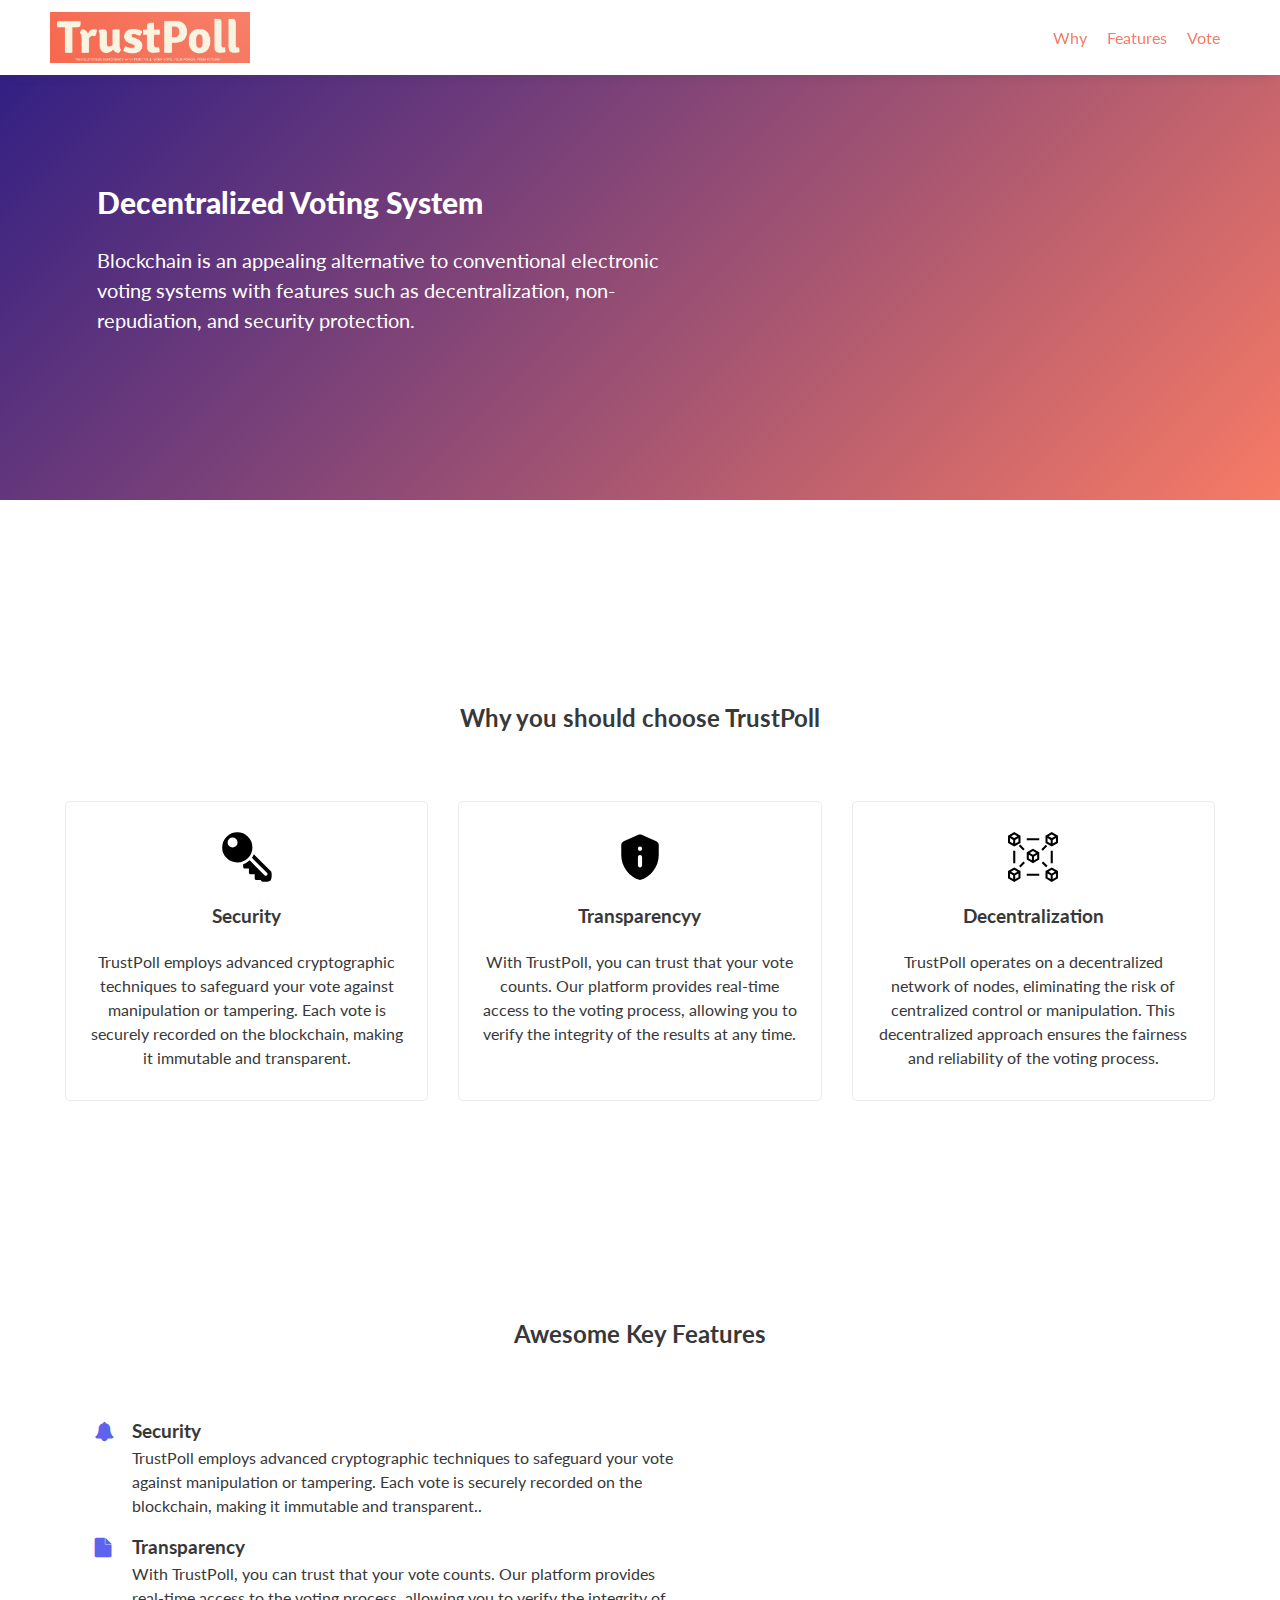
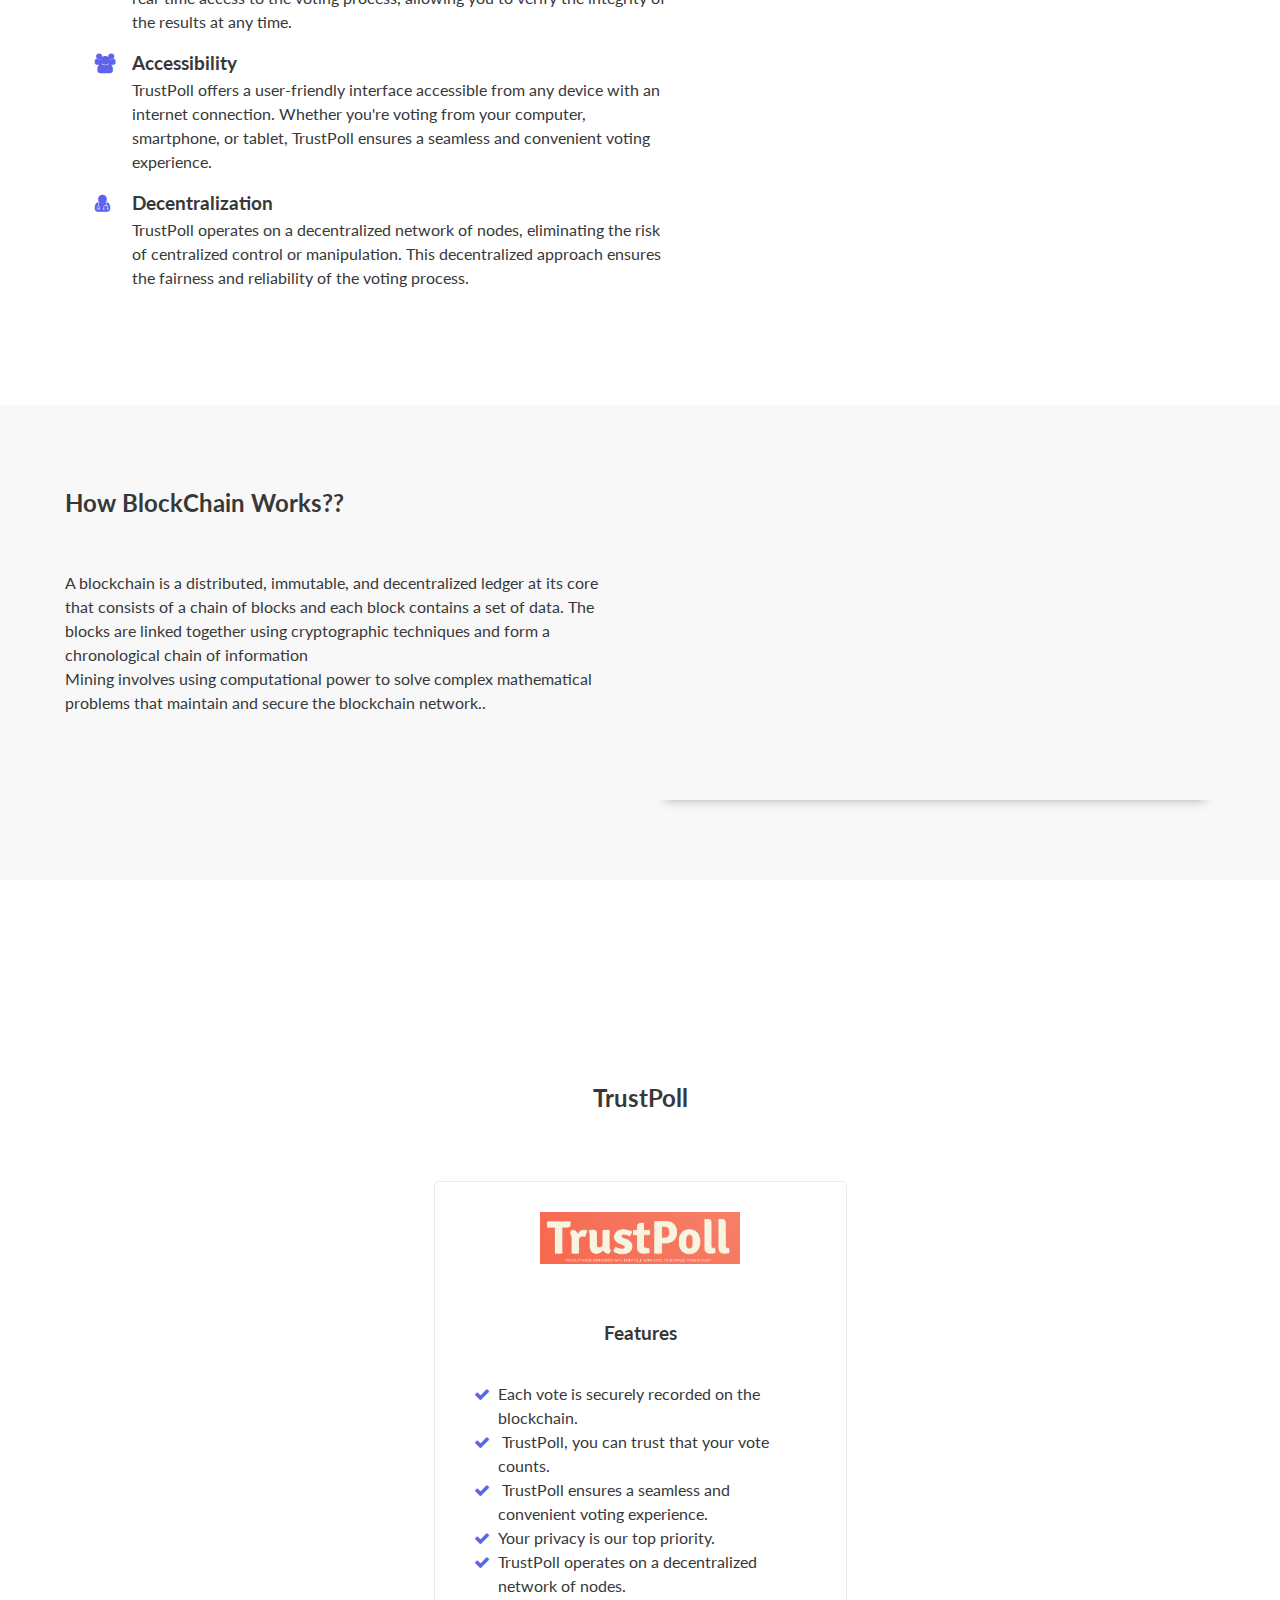
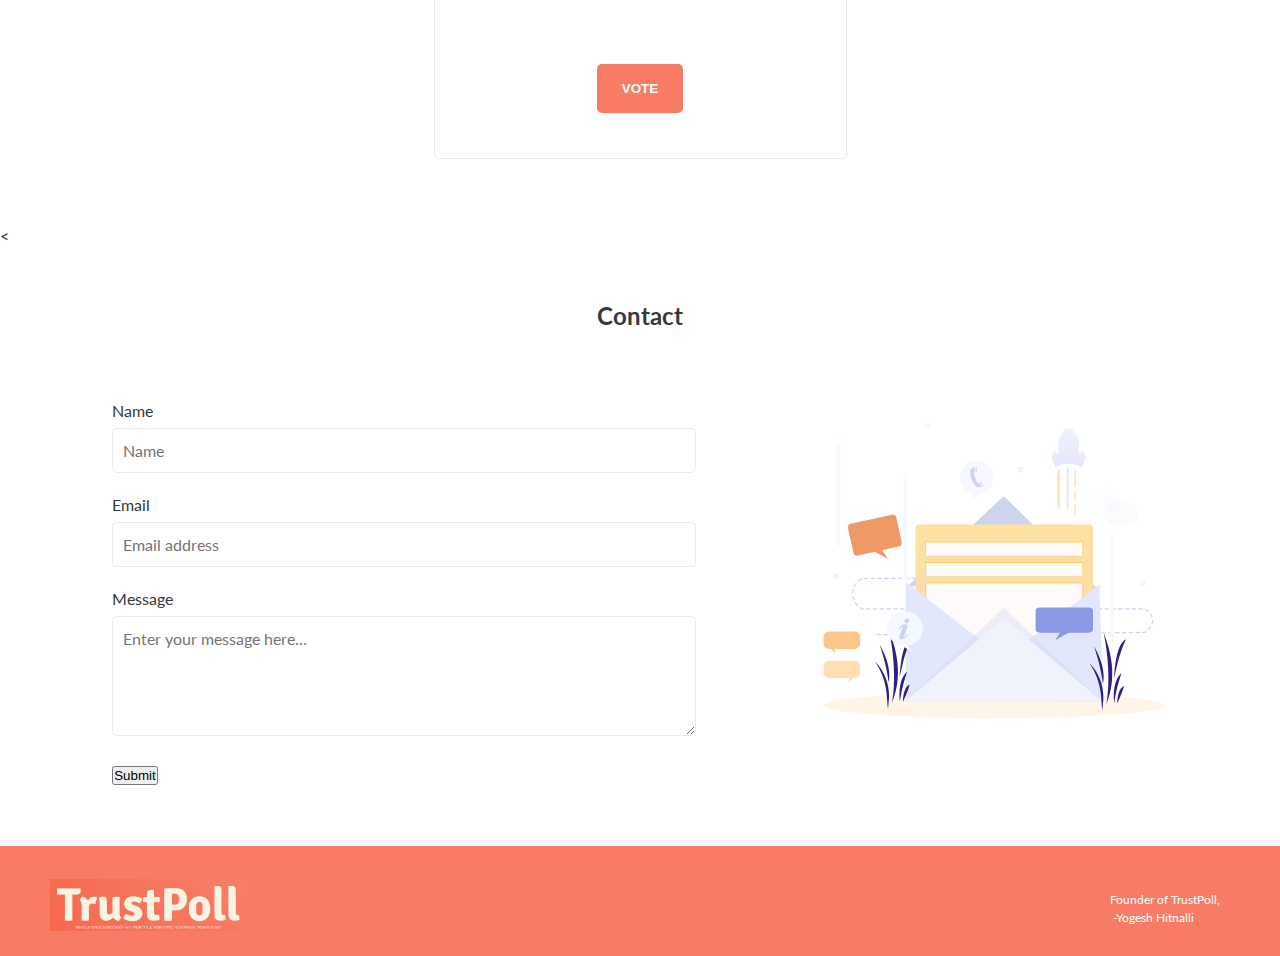
<file: product_landing.html>
<!DOCTYPE html>
<html lang="en">
  
<head>
  <link rel="stylesheet" type="text/css" href="product.css">
  <link rel="stylesheet" href="https://maxcdn.bootstrapcdn.com/font-awesome/4.5.0/css/font-awesome.min.css">
  <meta name="viewport" content="width=device-width, initial-scale=1">
  <meta name="description" content="A product landing page for a medication reminder app created for the FreeCodeCamp's Responsive Web Design Certification.">
  <title>TrustPoll Website </title>
</head>

<body>

<header id="header">
  <div class="logo">
    <img class="logo-img" id="header-img" src="aa.png" alt="Remedi logo" />
  </div>

  <nav id="nav-bar">
    <ul>
      <li><a class="nav-link" href="#why">Why</a></li>
      <li><a class="nav-link" href="#features">Features</a></li>
      <li><a class="nav-link" href="#download">Vote</a></li>
    </ul>
  </nav>
</header>

<main>
  <section id="hero">
    <div class="grid">
      <div class="column-60">
        <h1>Decentralized Voting System</h1>
        <p id="description">Blockchain is an appealing alternative to conventional electronic voting systems with features such as decentralization, non-repudiation, and security protection.</p>
        
      </div>
      <!-- <div class="column-40">
         <div class="image-div">
          <img id="hero-img" src="Icon.png" alt="Remedi mobile app" width="270" height="497">
        </div>
      </div>
    </div> -->

  </section>

  <section id="why">
    <h2>Why you should choose TrustPoll</h2>
    <div class="container">
      <div class="card">
        <div class="icon">
          <img src="images/easyToUse.svg" alt="easy to use icon" width="200">
        </div>
        <div class="desc">
          <h3>Security</h3>
          <p>TrustPoll employs advanced cryptographic techniques to safeguard your vote against manipulation or tampering. Each vote is securely recorded on the blockchain, making it immutable and transparent.
          </p>
        </div>
      </div>

      <div class="card">
        <div class="icon">
          <img src="images/dataPrivacy.svg" alt="data privacy icon" width="200" >
        </div>
        <div class="desc">
          <h3>Transparencyy</h3>
          <p>With TrustPoll, you can trust that your vote counts. Our platform provides real-time access to the voting process, allowing you to verify the integrity of the results at any time.
          </p>
        </div>
      </div>

      <div class="card">
        <div class="icon" >
          <img src="images/research.svg" alt="data privacy icon" width="200" >
        </div>
        <div class="desc">
          <h3>Decentralization</h3>
          <p>TrustPoll operates on a decentralized network of nodes, eliminating the risk of centralized control or manipulation. This decentralized approach ensures the fairness and reliability of the voting process.
          </p>
        </div>
      </div>

    </div>
  </section>

  <section id="features">
    <h2>Awesome Key Features</h2>
    <div class="grid">
      <div class="column-40">
        <div class="image-div">
          <!-- <img src="Icon.png" alt="Remedi mobile app" width="270" height="497"> -->
        </div>
      </div>

      <div class="column-60">
        <ol>
          <li>
            <h3 id="pills">Security</h3>
            <p>TrustPoll employs advanced cryptographic techniques to safeguard your vote against manipulation or tampering. Each vote is securely recorded on the blockchain, making it immutable and transparent..</p>
          </li>
          <li>
            <h3 id="med-report">Transparency</h3>
            <p>With TrustPoll, you can trust that your vote counts. Our platform provides real-time access to the voting process, allowing you to verify the integrity of the results at any time.</p>
          </li>
          <li>
            <h3 id="family">Accessibility</h3>
            <p>TrustPoll offers a user-friendly interface accessible from any device with an internet connection. Whether you're voting from your computer, smartphone, or tablet, TrustPoll ensures a seamless and convenient voting experience.</p>
          </li>
          <li>
            <h3 id="doctor-icon">Decentralization</h3>
            <p> TrustPoll operates on a decentralized network of nodes, eliminating the risk of centralized control or manipulation. This decentralized approach ensures the fairness and reliability of the voting process.</p>
          </li>
        </ol>
      </div>

    </div>
  </section>

  <section id="info">
    <div>
      <h2>How BlockChain Works??</h2>
      <p>A blockchain is a distributed, immutable, and decentralized ledger at its core that consists of a chain of blocks and each block contains a set of data. The blocks are linked together using cryptographic techniques and form a chronological chain of information</p>
      <p>Mining involves using computational power to solve complex mathematical problems that maintain and secure the blockchain network..</p>
    </div>
    <iframe id="video" height="315" src="https://www.youtube.com/embed/yubzJw0uiE4?rel=0&amp;controls=0&amp;showinfo=0" allowfullscreen></iframe>
  </section>

  <section id="download">
    <h2>TrustPoll</h2>
    <div class="container">
      <div class="card" id="patient">
        <div class="product-logo">
          <img class="logo-img" src="aa.png" alt="Remedi logo">
        </div>
        <div class="desc">
          <h3>Features</h3>
          <ol>
            <li>Each vote is securely recorded on the blockchain.</li>
            <li> TrustPoll, you can trust that your vote counts.</li>
            <li> TrustPoll ensures a seamless and convenient voting experience.</li>
            <li>Your privacy is our top priority. </li>
            <li>TrustPoll operates on a decentralized network of nodes.</li>
          </ol>
        </div>
        <button class="btn">Vote</button>
      </div>

      
  </section>

  <<section id="contact">
    <h2>Contact</h2>
    <div class="grid">
      <div class="column-60">
        <form id="product_landing.php" action="product_landing.php" method="POST">
          <div class="form-group">
            <label id="name-label" for="name">Name</label>
            <input type="text" name="name" class="form-control" id="name" placeholder="Name" required />
          </div>
          <div class="form-group">
            <label id="email-label" for="email">Email</label>
            <input name="email" class="form-control" id="email" type="email" placeholder="Email address" required />
          </div>
          <div class="form-group">
            <p>Message</p>
            <textarea id="message" class="input-textarea" name="message" placeholder="Enter your message here..." required></textarea>
          </div>
          <div class="form-group">
            <button id="submit-label" type="submit" name="submit" value="Submit">Submit</button>
          </div>
        </form>
      </div>
  
      <div class="column-40">
        <div class="image-div">
          <img src="images/contact.svg" alt="Contact icon" width="472" height="495">
        </div>
      </div>
    </div>
  </section>
  

  <footer>
    <div id="footer-logo">
      <img class="logo-img" src="aa.png" alt="Remedi logo" />
    </div>
    <div id="footer-info">
     
      <div id="copyright">Founder of TrustPoll,</br>&nbsp;-Yogesh Hitnalli</div>
    </div>
  </footer>

</main>

</body>

</html>
</file>
<file: product.css>
@import "https://fonts.googleapis.com/css?family=Lato:400,700";

* {
  margin: 0;
  padding: 0;
  box-sizing: border-box;
}

html {
  font-size: 10px;
}

body {
  font-size: 1.6rem;
  line-height: 1.5;
  font-family: 'Lato', sans-serif;
  color: #37383a;
}

h1 {
  font-size: 3rem;
  font-weight: 900;
  margin: 8rem 0 2rem 0;
}

@media (max-width: 650px){
  h1 {
    font-size: 2.4rem;
  }
}

h2 {
  margin-bottom: 5rem;
}

li {
  list-style: none;
}

a {
  color: #F77B65;
  text-decoration: none;
}

img {
  max-width: 100%;
  height: auto;
  display: block;
}

iframe {
  border: 0;
}

/* Global Classes */

.column-60 {
  float: left;
  width: 60%;
  padding: 0 4%;
}

.column-40 {
  float: left;
  padding: 0 4%;
  width: 40%;
}

.grid::after {
  content: "";
  display: table;
  clear: both;
}

@media screen and (max-width: 1000px) {
  .column-60,
  .column-40 {
    width: 100%;
    float: none;
    padding: 0;
  }
  #image-div img {
    margin: auto;
  }
}

.btn {
  text-transform: uppercase;
  font-weight: 600;
  color: #fff;
  background-color: #F77B65;
  padding: 1.7rem 2.5rem;
  margin: 1.5rem 0;
  height: 5rem;
  border: 0;
  border-radius: 5px;
  cursor: pointer;
  outline:none;
}

.btn:hover {
  background-color: #F77B65;
  transition: background-color 1s;
}

.logo-img {
  width: 100%;
  max-width: 200px;
}

@media (max-width: 650px) {
  .logo-img {
    margin: 0 auto;
  }
}

.container {
  display: flex;
  flex-direction: row;
  justify-content: center;
}

.card {
  display: flex;
  flex-direction: column;
  align-items: center;
  text-align: center;
  width: calc(100%  / 3);
  margin: 1.5rem;
  padding: 3rem 2rem 3rem 2rem;
  border: 1px solid rgba(55, 56, 58, 0.1);
  border-radius: 5px;
}

@media (max-width: 800px) {
  .container {
    flex-direction: column;
  }
  
  .card {
    width: 100%;
    margin: 1.5rem auto;
  }
}

.card:hover {
  box-shadow: 0 0 2rem -0.7rem rgba(55, 56, 58, 0.2);
  border: 1px solid #ced4ee;
}

.icon {
  width: 50px;
}

.desc > h3 {
  margin: 2rem 0 2rem 0;
}

/* Header */

header {
  padding: 0 5rem;
  width: 100%;
  position: fixed;
  top: 0;
  min-height: 75px;
  display: flex;
  justify-content: space-between;
  align-items: center;
  background-color: #fff;
  box-shadow: 0 1rem 1rem -1rem rgba(55, 56, 58, 0.2);
}

@media (max-width: 650px) {
  header {
    flex-wrap: wrap;
  }
}

@media (max-width: 650px) {
  .logo {
    margin: 15px auto;
  }
}

nav {
  font-weight: 400;
}

@media (max-width: 650px) {
  nav {
    margin: 15px auto;
    width: 100%;
    display: flex;
    flex-direction: column;
    align-items: center;
    text-align: center;
  }
  nav li {
    padding-bottom: 8px;
  }
}

nav > ul {
  display: flex;
  flex-direction: row;
  justify-content: space-around;
}

nav li {
    padding: 0px 10px 0px 10px;
}

/* Hero */

#hero {
  /*background-color: #4a4fbd;*/
  background:linear-gradient(135deg, #2f1e84 0%,#F77B65 100% );
  color: #fff;
  height: 450px;
  margin: 5rem 0;
  padding: 5rem;
}

@media (max-width: 1000px) {
  #hero {
    height: 750px;
    margin-bottom: 2rem;
  }
}

@media (max-width: 650px) {
  #hero {
    margin-top: 120px;
    height: 900px;
  }
}

#description {
  font-size: 2rem;
  margin-bottom: 5rem;
}

#hero .btn {
  background-color: Transparent;
  border: 2px solid #fff;
}

#hero .btn:hover {
  background-color: #fff;
  transition: background-color 1s;
  color: #2f1e84;
  transition: color 1s;
}

@media (max-width: 650px) {
  #hero-img {
    margin: 2rem auto !important;
  }
}

/* Why section */

#why {
  padding: 15rem 5rem 5rem 5rem;
  text-align: center;
}

/* Features section */

#features {
  padding: 15rem 5rem 5rem 5rem;
  text-align: center;
}

#features ol {
  margin: 1.5rem 3.5rem;
}

#features ol > li {
  margin-bottom: 1.5rem;
  text-align: left;
  display: flex;
  flex-direction: column;
}

#features h3::before {
  content: "";
  font-family: FontAwesome;
  color: #5d63ed;
  display: inline-block;
  margin-left: -2em;
  width: 2em;
}

#pills::before {
  content: "\f0f3" !important;
}

#med-report::before {
  content: "\f15b" !important;
}

#family::before {
  content: "\f0c0" !important; 
}

#doctor-icon::before {
  content: "\f0f0" !important; 
}

/* Info section */
#info {
  margin: 5rem 0;
  padding: 8rem 6.5rem;
  background-color: #f8f8f8;
  display: flex;
  justify-content: space-between;
  align-items: center;
}

#info > div {
  width: 80%;
  padding-right: 5rem;
  align-self: flex-start;
}

@media (max-width: 1000px) {
  #info {
    flex-direction: column;
    align-items: center;
  }
  
  #info > div {
    width: 100%;
    padding: 0;
    margin-bottom: 3rem;
  }
  
  #info h2 {
    text-align: center;
  }
}

#info > iframe {
  max-width: 560px;
  width: 100%;
  border-radius: 5px;
  box-shadow: 0 1rem 1rem -1rem rgba(55, 56, 58, 0.4);
}

/* Download section */

#download {
  padding: 15rem 5rem 5rem 5rem;
  text-align: center;
}

#download .card {
  width: 35%;
  cursor: pointer;
}

@media (max-width: 800px) {
  #download .card {
    width: 100%;
    margin: 1.5rem auto;
  }
}

#download .desc {
  width: 100%;
  height: 100%;
  padding: 3.5rem;
  display: flex;
  flex-direction: column;
  align-items: center;
}

#download .btn {
  justify-self: flex-end;
}

.desc > ol {
  margin: 15px 0;
}

.desc > ol > li {
  padding-left: 8px;
  text-align: left;
}

.desc > ol > li::before {
  content: "\f00c";
  font-family: FontAwesome;
  color: #5d63ed;
  display: inline-block;
  margin-left: -1.5em;
  width: 1.5em; 
}

/* Contact section */

#contact {
  padding: 5rem 5rem 4rem 5rem;
  text-align: center;
}

form {
  margin: 1.5rem;
  text-align: left;
}

label {
  display: flex;
  align-items: center;
  margin-bottom: 0.5rem;
}

.form-group {
  margin-bottom: 2rem;
}

.form-group > p {
  margin-bottom: 0.5rem;
}

.form-control {
  display: block;
  width: 100%;
  height: 4.5rem;
  padding: 1rem;
  color: #495057;
  background-color: #fff;
  border: 1px solid rgba(55, 56, 58, 0.1);
  border-radius: 5px;
  transition: border-color 0.15s ease-in-out,   box-shadow 0.15s ease-in-out;
}

.form-control:focus {
  border-color: #ced4ee;
  outline: 0;
  box-shadow: 0 0 1rem 0.2rem rgba(206, 212, 238, 0.25);
}

.input-textarea {
  min-height: 120px;
  width: 100%;
  padding: 1rem;
  resize: vertical;
  border: 1px solid rgba(55, 56, 58, 0.1);
  border-radius: 5px;
  transition: border-color 0.15s ease-in-out,   box-shadow 0.15s ease-in-out;
}

.input-textarea:focus {
  border-color: #ced4ee;
  outline: 0;
  box-shadow: 0 0 1rem 0.2rem rgba(206, 212, 238, 0.25);
}

.form-control, .input-textarea {
  margin: 0;
  font-family: inherit;
  font-size: inherit;
  line-height: inherit;
}

/* Footer */

footer {
  padding: 2.5rem 5rem;
  background-color: #F77B65;
  color: #fff;
  display: flex;
  justify-content: space-between;
  align-items: center;
}

@media (max-width: 660px) {
  footer {
    flex-direction: column;
    align-items: center;
  }
}

#footer-logo {
  margin-top: 0.8rem;
  display: flex;
  justify-content: flex-start;
}

#footer-info > ul {
  display: flex;
  justify-content: flex-end;
}

@media (max-width: 660px) {
  #footer-info > ul {
    margin: 15px auto;
  }
}

@media (max-width: 460px) {
  #footer-info > ul {
    width: 100%;
    display: flex;
    flex-direction: column;
    align-items: center;
    text-align: center;
  }
  #footer-info > ul > li {
    padding-bottom: 10px;
  }
}

#footer-info > ul > li {
  padding: 0 10px;
}

#footer-info > ul > li > a {
  color: #fff;
}

#copyright {
  margin-top: 1.5rem;
  padding-right: 10px;
  display: flex;
  justify-content: flex-end;
  font-size: 1.2rem;
}
</file>
